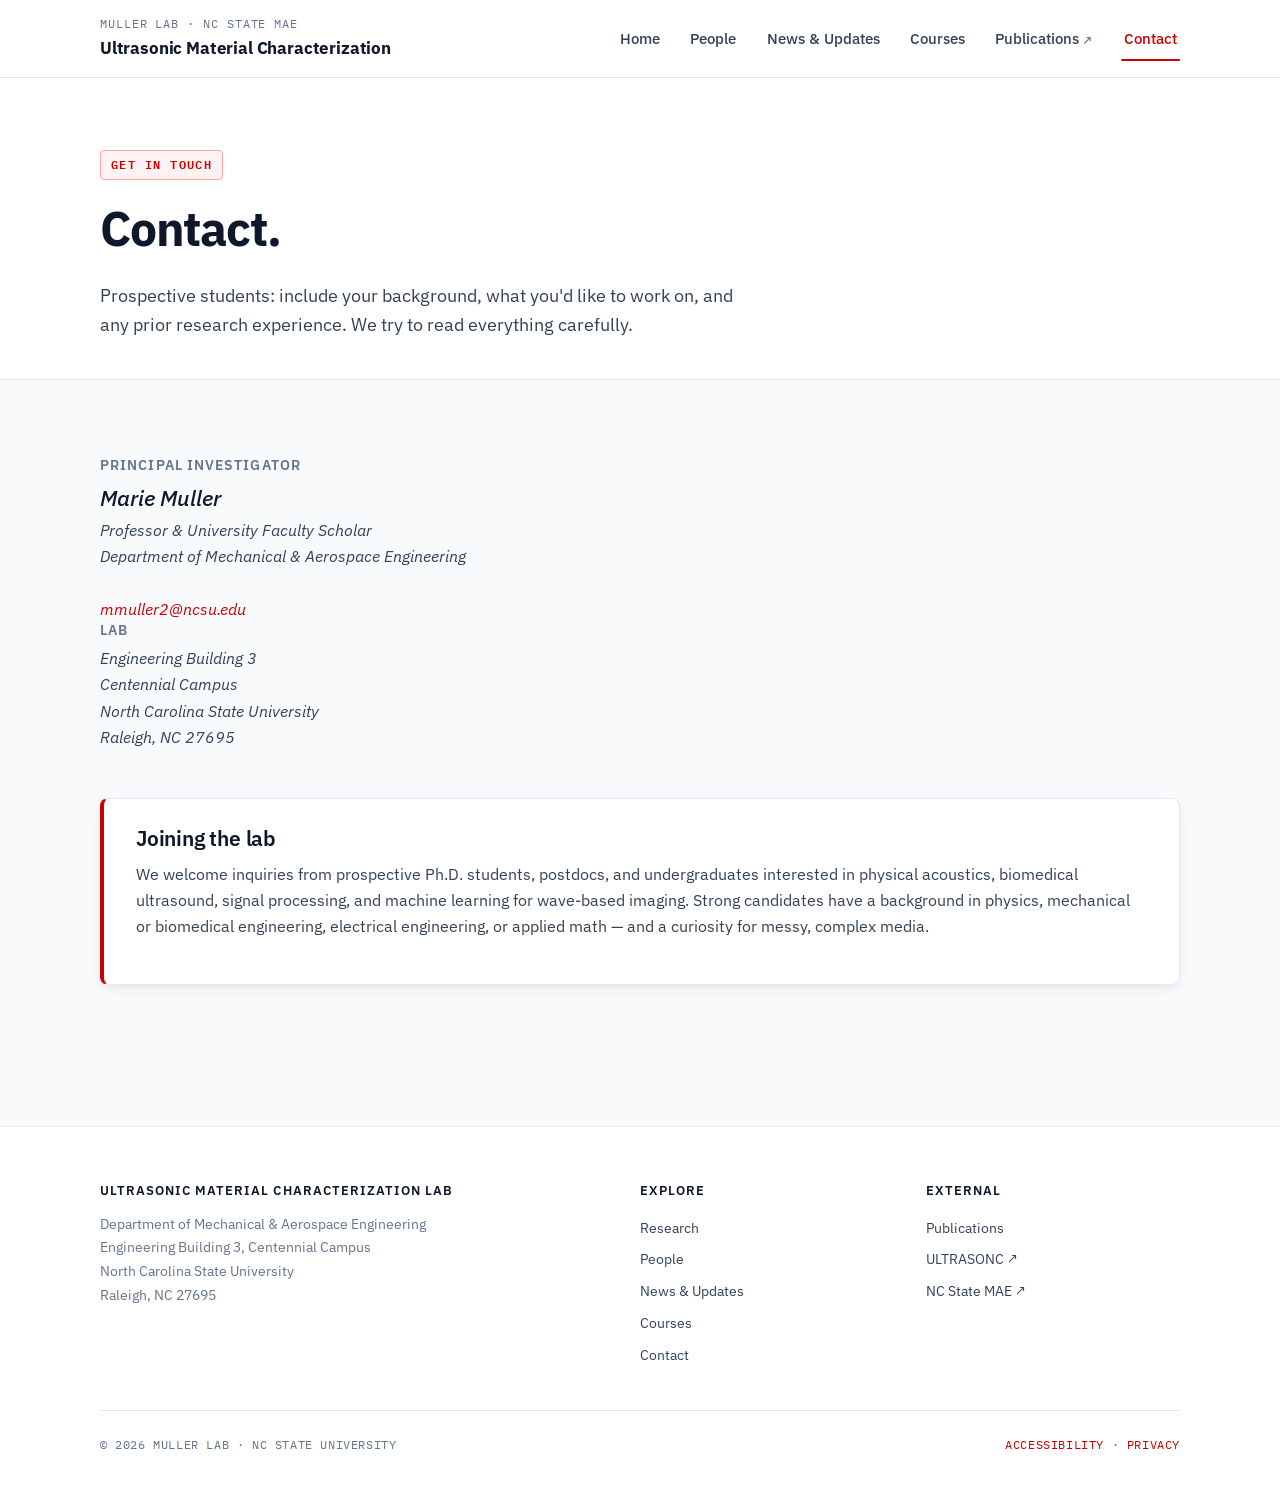
<file: contact.html>
<!doctype html>
<html lang="en">
<head>
  <meta charset="utf-8" />
  <meta name="viewport" content="width=device-width, initial-scale=1" />
  <title>Contact — Muller Lab</title>
  <meta name="description" content="Contact the Muller Lab — Department of Mechanical and Aerospace Engineering, NC State University." />

  <link rel="preconnect" href="https://fonts.googleapis.com" />
  <link rel="preconnect" href="https://fonts.gstatic.com" crossorigin />
  <link href="https://fonts.googleapis.com/css2?family=Fraunces:ital,opsz,wght,SOFT,WONK@0,9..144,400..700,30..100,0..1;1,9..144,400..700,30..100,0..1&family=IBM+Plex+Mono:wght@400;500&family=IBM+Plex+Sans:wght@400;500;600&display=swap" rel="stylesheet" />

  <link rel="stylesheet" href="assets/css/style.css" />
</head>
<body>

  <header class="site-header">
    <nav class="nav" aria-label="Primary">
      <a class="brand" href="index.html">
        <small>Muller Lab · NC State MAE</small>
        <b>Ultrasonic Material Characterization</b>
      </a>
      <button class="nav-toggle" aria-expanded="false" aria-controls="nav-links">Menu</button>
      <ul class="nav-links" id="nav-links">
        <li><a href="index.html">Home</a></li>
        <li><a href="people.html">People</a></li>
        <li><a href="news.html">News &amp; Updates</a></li>
        <li><a href="courses.html">Courses</a></li>
        <li><a class="external" href="https://scholar.google.com/citations?user=9_iPoNoAAAAJ&hl=en&oi=ao" rel="noopener">Publications</a></li>
        <li><a class="active" href="contact.html">Contact</a></li>
      </ul>
    </nav>
  </header>

  <main>

    <header class="page-header">
      <div class="wrap">
        <span class="eyebrow">Get in touch</span>
        <h1>Contact.</h1>
        <p>Prospective students: include your background, what you'd like to work on, and any prior research experience. We try to read everything carefully.</p>
      </div>
    </header>

    <section class="section">
      <div class="wrap">
        <div class="contact-grid">

          <div class="contact-block">
            <h4>Principal Investigator</h4>
            <address>
              <strong style="font-family:var(--font-display);font-size:1.4rem;font-weight:500;color:var(--ink);">Marie Muller</strong><br/>
              Professor &amp; University Faculty Scholar<br/>
              Department of Mechanical &amp; Aerospace Engineering<br/>
              <br/>
              <a href="mailto:mmuller2@ncsu.edu">mmuller2@ncsu.edu</a>
            </address>
          </div>

          <div class="contact-block">
            <h4>Lab</h4>
            <address>
              Engineering Building 3<br/>
              Centennial Campus<br/>
              North Carolina State University<br/>
              Raleigh, NC 27695<br/>
            </address>
          </div>

        </div>

        <div class="callout" style="margin-top:3rem;">
          <h3>Joining the lab</h3>
          <p>
            We welcome inquiries from prospective Ph.D. students, postdocs, and undergraduates
            interested in physical acoustics, biomedical ultrasound, signal processing, and
            machine learning for wave-based imaging. Strong candidates have a background in
            physics, mechanical or biomedical engineering, electrical engineering, or applied
            math — and a curiosity for messy, complex media.
          </p>
        </div>
      </div>
    </section>

  </main>

  <footer class="site-footer">
    <div class="wrap">
      <div class="footer-grid">
        <div>
          <h4>Ultrasonic Material Characterization Lab</h4>
          <p>Department of Mechanical &amp; Aerospace Engineering<br/>
          Engineering Building 3, Centennial Campus<br/>
          North Carolina State University<br/>
          Raleigh, NC 27695</p>
        </div>
        <div>
          <h4>Explore</h4>
          <ul>
            <li><a href="index.html">Research</a></li>
            <li><a href="people.html">People</a></li>
            <li><a href="news.html">News &amp; Updates</a></li>
            <li><a href="courses.html">Courses</a></li>
            <li><a href="contact.html">Contact</a></li>
          </ul>
        </div>
        <div>
          <h4>External</h4>
          <ul>
            <li><a href="publications.html">Publications</a></li>
            <li><a href="https://tarheels.live/ultrasonc/" rel="noopener">ULTRASONC ↗</a></li>
            <li><a href="https://www.mae.ncsu.edu/" rel="noopener">NC State MAE ↗</a></li>
          </ul>
        </div>
      </div>
      <div class="footer-bottom">
        <span>© 2026 Muller Lab · NC State University</span>
        <span><a href="https://accessibility.ncsu.edu/" rel="noopener">Accessibility</a> · <a href="https://www.ncsu.edu/privacy/" rel="noopener">Privacy</a></span>
      </div>
    </div>
  </footer>

  <script>
    const btn = document.querySelector('.nav-toggle');
    const links = document.getElementById('nav-links');
    if (btn && links) {
      btn.addEventListener('click', () => {
        const open = links.classList.toggle('is-open');
        btn.setAttribute('aria-expanded', open);
      });
    }
  </script>
</body>
</html>
</file>
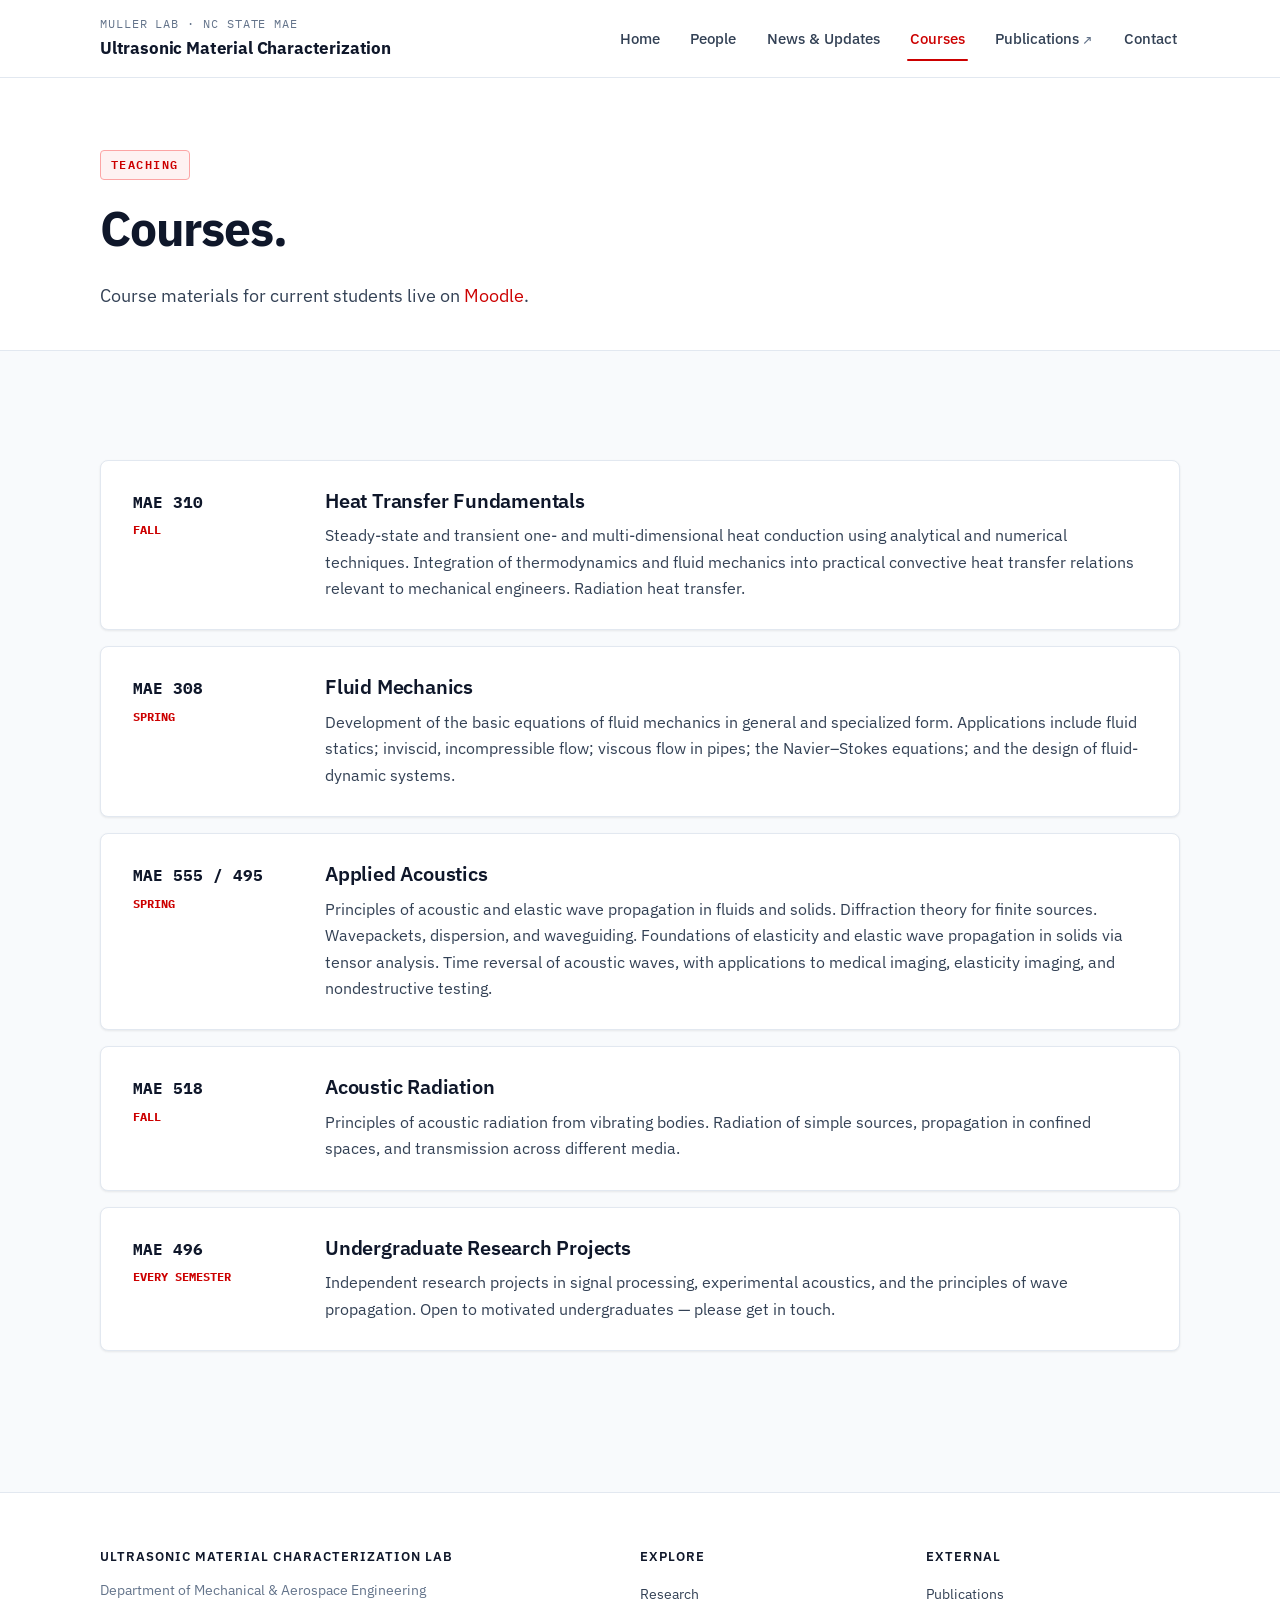
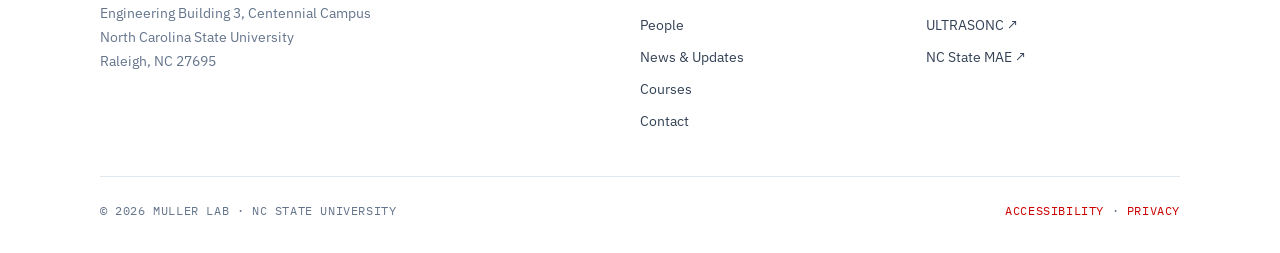
<file: courses.html>
<!doctype html>
<html lang="en">
<head>
  <meta charset="utf-8" />
  <meta name="viewport" content="width=device-width, initial-scale=1" />
  <title>Courses — Muller Lab</title>
  <meta name="description" content="Courses taught by Marie Muller in the Department of Mechanical and Aerospace Engineering at NC State." />

  <link rel="preconnect" href="https://fonts.googleapis.com" />
  <link rel="preconnect" href="https://fonts.gstatic.com" crossorigin />
  <link href="https://fonts.googleapis.com/css2?family=Fraunces:ital,opsz,wght,SOFT,WONK@0,9..144,400..700,30..100,0..1;1,9..144,400..700,30..100,0..1&family=IBM+Plex+Mono:wght@400;500&family=IBM+Plex+Sans:wght@400;500;600&display=swap" rel="stylesheet" />

  <link rel="stylesheet" href="assets/css/style.css" />
</head>
<body>

  <header class="site-header">
    <nav class="nav" aria-label="Primary">
      <a class="brand" href="index.html">
        <small>Muller Lab · NC State MAE</small>
        <b>Ultrasonic Material Characterization</b>
      </a>
      <button class="nav-toggle" aria-expanded="false" aria-controls="nav-links">Menu</button>
      <ul class="nav-links" id="nav-links">
        <li><a href="index.html">Home</a></li>
        <li><a href="people.html">People</a></li>
        <li><a href="news.html">News &amp; Updates</a></li>
        <li><a class="active" href="courses.html">Courses</a></li>
        <li><a class="external" href="https://scholar.google.com/citations?user=9_iPoNoAAAAJ&hl=en&oi=ao" rel="noopener">Publications</a></li>
        <li><a href="contact.html">Contact</a></li>
      </ul>
    </nav>
  </header>

  <main>

    <header class="page-header">
      <div class="wrap">
        <span class="eyebrow">Teaching</span>
        <h1>Courses.</h1>
        <p>Course materials for current students live on <a href="https://wolfware.ncsu.edu/" rel="noopener">Moodle</a>.</p>
      </div>
    </header>

    <section class="section">
      <div class="wrap">
        <div class="courses">

          <article class="course">
            <div class="course-code">
              MAE 310
              <span class="course-term">Fall</span>
            </div>
            <div>
              <h3>Heat Transfer Fundamentals</h3>
              <p>Steady-state and transient one- and multi-dimensional heat conduction using analytical and numerical techniques. Integration of thermodynamics and fluid mechanics into practical convective heat transfer relations relevant to mechanical engineers. Radiation heat transfer.</p>
            </div>
          </article>

          <article class="course">
            <div class="course-code">
              MAE 308
              <span class="course-term">Spring</span>
            </div>
            <div>
              <h3>Fluid Mechanics</h3>
              <p>Development of the basic equations of fluid mechanics in general and specialized form. Applications include fluid statics; inviscid, incompressible flow; viscous flow in pipes; the Navier–Stokes equations; and the design of fluid-dynamic systems.</p>
            </div>
          </article>

          <article class="course">
            <div class="course-code">
              MAE 555 / 495
              <span class="course-term">Spring</span>
            </div>
            <div>
              <h3>Applied Acoustics</h3>
              <p>Principles of acoustic and elastic wave propagation in fluids and solids. Diffraction theory for finite sources. Wavepackets, dispersion, and waveguiding. Foundations of elasticity and elastic wave propagation in solids via tensor analysis. Time reversal of acoustic waves, with applications to medical imaging, elasticity imaging, and nondestructive testing.</p>
            </div>
          </article>

          <article class="course">
            <div class="course-code">
              MAE 518
              <span class="course-term">Fall</span>
            </div>
            <div>
              <h3>Acoustic Radiation</h3>
              <p>Principles of acoustic radiation from vibrating bodies. Radiation of simple sources, propagation in confined spaces, and transmission across different media.</p>
            </div>
          </article>

          <article class="course">
            <div class="course-code">
              MAE 496
              <span class="course-term">Every semester</span>
            </div>
            <div>
              <h3>Undergraduate Research Projects</h3>
              <p>Independent research projects in signal processing, experimental acoustics, and the principles of wave propagation. Open to motivated undergraduates — please get in touch.</p>
            </div>
          </article>

        </div>
      </div>
    </section>

  </main>

  <footer class="site-footer">
    <div class="wrap">
      <div class="footer-grid">
        <div>
          <h4>Ultrasonic Material Characterization Lab</h4>
          <p>Department of Mechanical &amp; Aerospace Engineering<br/>
          Engineering Building 3, Centennial Campus<br/>
          North Carolina State University<br/>
          Raleigh, NC 27695</p>
        </div>
        <div>
          <h4>Explore</h4>
          <ul>
            <li><a href="index.html">Research</a></li>
            <li><a href="people.html">People</a></li>
            <li><a href="news.html">News &amp; Updates</a></li>
            <li><a href="courses.html">Courses</a></li>
            <li><a href="contact.html">Contact</a></li>
          </ul>
        </div>
        <div>
          <h4>External</h4>
          <ul>
            <li><a href="publications.html">Publications</a></li>
            <li><a href="https://tarheels.live/ultrasonc/" rel="noopener">ULTRASONC ↗</a></li>
            <li><a href="https://www.mae.ncsu.edu/" rel="noopener">NC State MAE ↗</a></li>
          </ul>
        </div>
      </div>
      <div class="footer-bottom">
        <span>© 2026 Muller Lab · NC State University</span>
        <span><a href="https://accessibility.ncsu.edu/" rel="noopener">Accessibility</a> · <a href="https://www.ncsu.edu/privacy/" rel="noopener">Privacy</a></span>
      </div>
    </div>
  </footer>

  <script>
    const btn = document.querySelector('.nav-toggle');
    const links = document.getElementById('nav-links');
    if (btn && links) {
      btn.addEventListener('click', () => {
        const open = links.classList.toggle('is-open');
        btn.setAttribute('aria-expanded', open);
      });
    }
  </script>
</body>
</html>
</file>
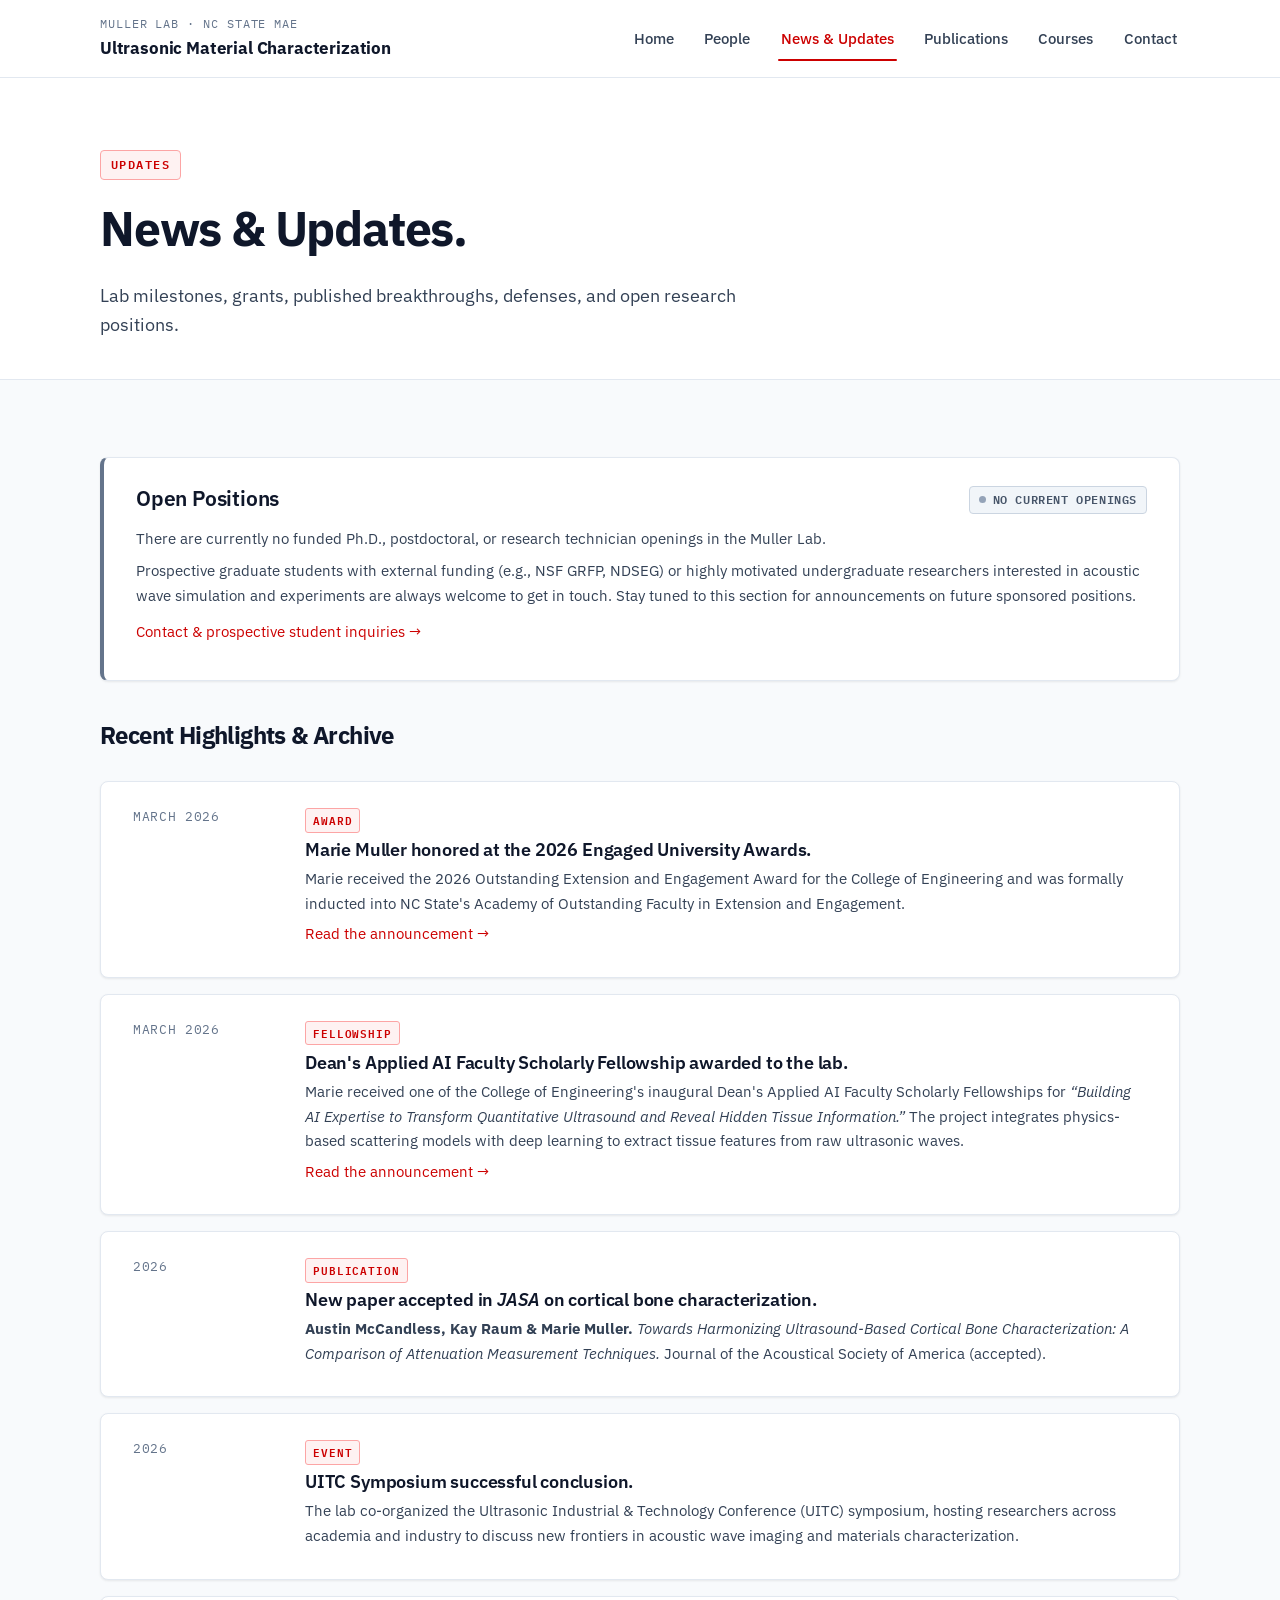
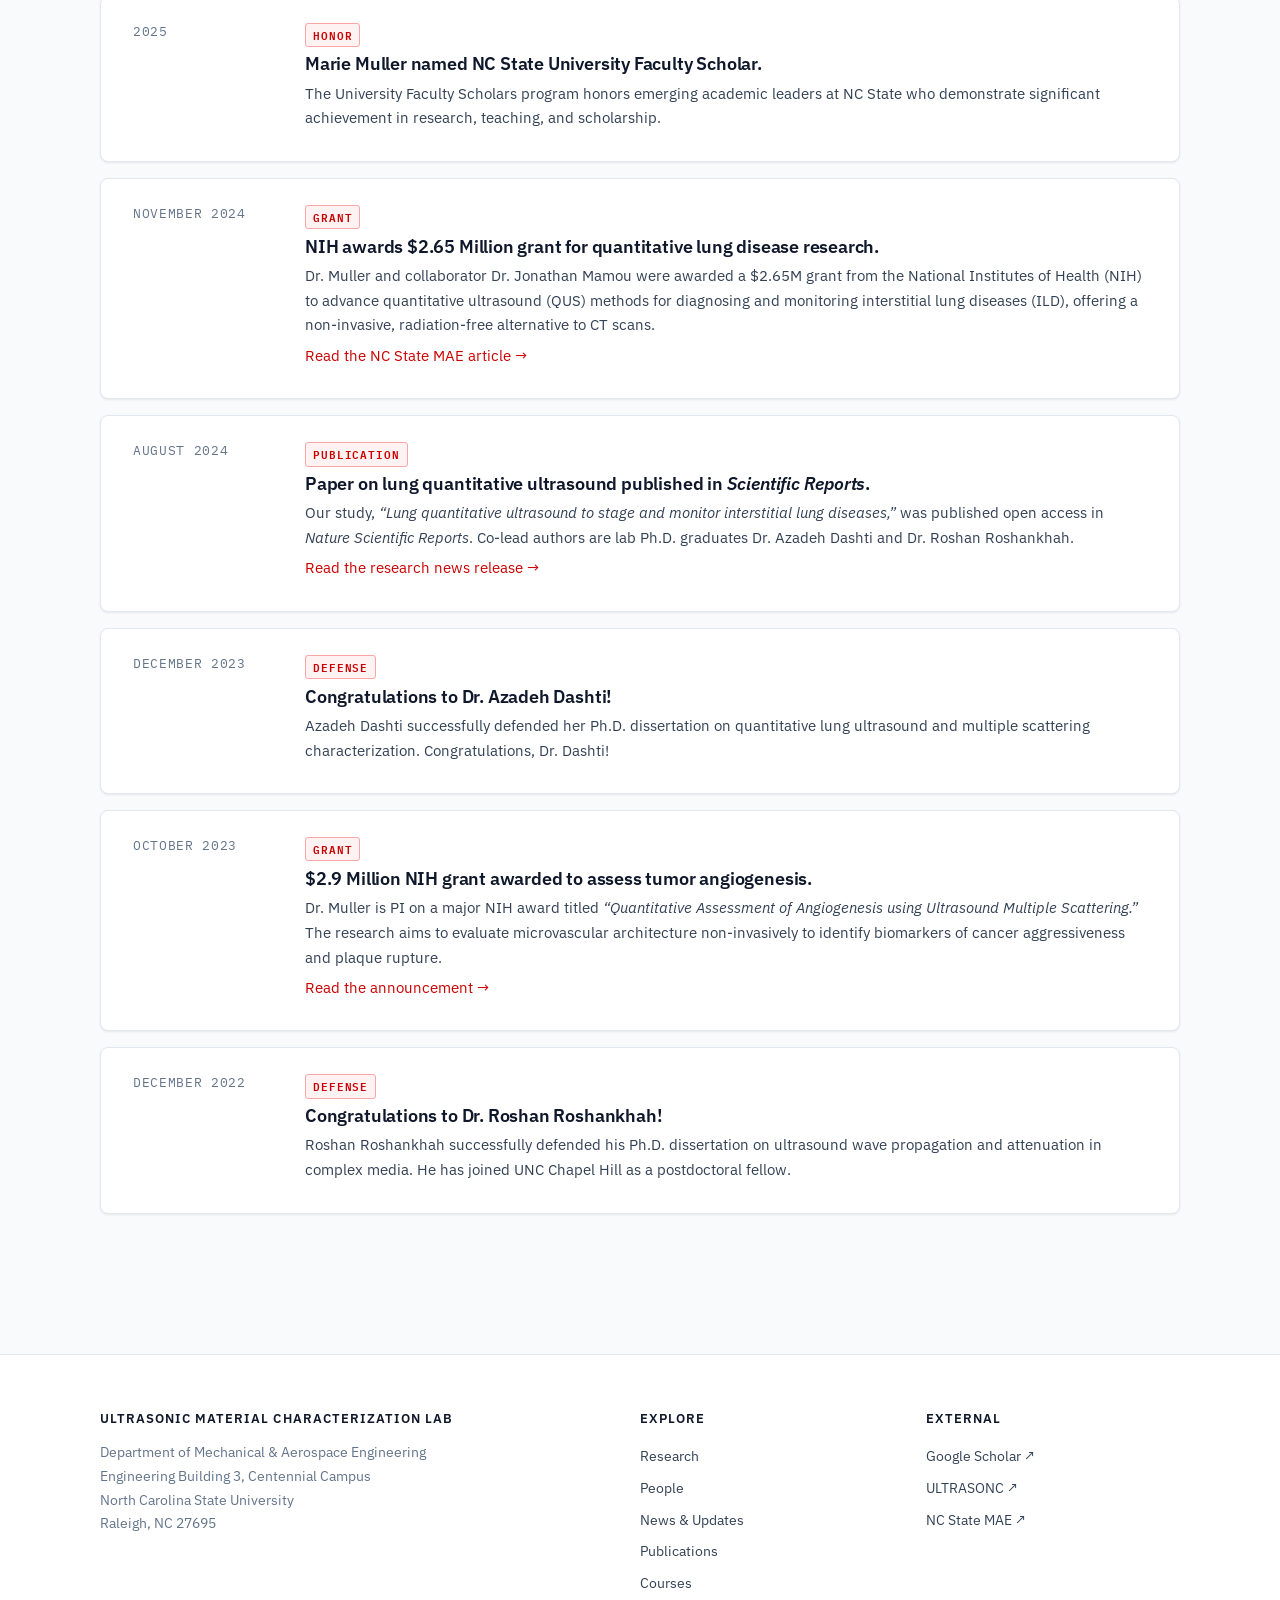
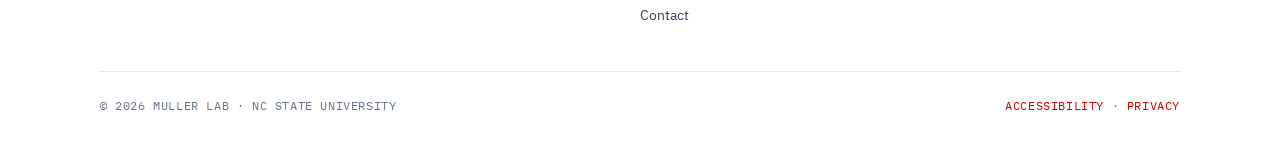
<file: news.html>
<!doctype html>
<html lang="en">
<head>
  <meta charset="utf-8" />
  <meta name="viewport" content="width=device-width, initial-scale=1" />
  <title>News &amp; Updates — Muller Lab</title>
  <meta name="description" content="Recent news, awards, grant announcements, paper acceptances, and open positions at the Muller Lab." />

  <link rel="preconnect" href="https://fonts.googleapis.com" />
  <link rel="preconnect" href="https://fonts.gstatic.com" crossorigin />
  <link href="https://fonts.googleapis.com/css2?family=IBM+Plex+Mono:wght@400;500;600&family=IBM+Plex+Sans:wght@400;500;600;700&display=swap" rel="stylesheet" />

  <link rel="stylesheet" href="./assets/css/style.css" />
  <style>
    /* Dedicated Openings Card */
    .openings-card {
      background: #ffffff;
      border: 1px solid var(--line);
      border-left: 4px solid var(--ink-muted);
      border-radius: var(--radius);
      padding: 1.75rem 2rem;
      margin-bottom: 2.5rem;
      box-shadow: var(--shadow-sm);
    }
    .openings-header {
      display: flex;
      align-items: center;
      justify-content: space-between;
      flex-wrap: wrap;
      gap: 0.5rem;
      margin-bottom: 0.75rem;
    }
    .openings-header h3 {
      margin: 0;
      font-size: 1.3rem;
      color: var(--ink);
    }
    .status-badge {
      display: inline-flex;
      align-items: center;
      gap: 0.4rem;
      font-family: var(--font-mono);
      font-size: 0.75rem;
      font-weight: 600;
      text-transform: uppercase;
      letter-spacing: 0.05em;
      background: #f1f5f9;
      color: #475569;
      border: 1px solid #cbd5e1;
      padding: 3px 9px;
      border-radius: 4px;
    }
    .status-dot {
      width: 7px;
      height: 7px;
      border-radius: 50%;
      background: #94a3b8;
    }
    .openings-card p {
      color: var(--ink-soft);
      font-size: 0.96rem;
      line-height: 1.6;
      margin: 0 0 0.5rem;
    }
  </style>
</head>
<body>

  <header class="site-header">
    <nav class="nav" aria-label="Primary">
      <a class="brand" href="index.html">
        <small>Muller Lab · NC State MAE</small>
        <b>Ultrasonic Material Characterization</b>
      </a>
      <button class="nav-toggle" aria-expanded="false" aria-controls="nav-links">Menu</button>
      <ul class="nav-links" id="nav-links">
        <li><a href="index.html">Home</a></li>
        <li><a href="people.html">People</a></li>
        <li><a class="active" href="news.html">News &amp; Updates</a></li>
        <li><a href="publications.html">Publications</a></li>
        <li><a href="courses.html">Courses</a></li>
        <li><a href="contact.html">Contact</a></li>
      </ul>
    </nav>
  </header>

  <main>

    <header class="page-header">
      <div class="wrap">
        <span class="eyebrow">Updates</span>
        <h1>News &amp; Updates.</h1>
        <p>Lab milestones, grants, published breakthroughs, defenses, and open research positions.</p>
      </div>
    </header>

    <section class="section">
      <div class="wrap">

        <!-- DEDICATED OPENINGS SUBSECTION -->
        <div class="openings-card">
          <div class="openings-header">
            <h3>Open Positions</h3>
            <span class="status-badge"><span class="status-dot"></span> No Current Openings</span>
          </div>
          <p>
            There are currently no funded Ph.D., postdoctoral, or research technician openings in the Muller Lab.
          </p>
          <p>
            Prospective graduate students with external funding (e.g., NSF GRFP, NDSEG) or highly motivated undergraduate researchers interested in acoustic wave simulation and experiments are always welcome to get in touch. Stay tuned to this section for announcements on future sponsored positions.
          </p>
          <p style="margin-top:0.75rem;">
            <a href="contact.html">Contact &amp; prospective student inquiries →</a>
          </p>
        </div>

        <!-- NEWS FEED -->
        <h2 style="font-size:1.5rem; margin-bottom:1.5rem;">Recent Highlights &amp; Archive</h2>

        <ul class="news-list">

          <!-- 2026 -->
          <li class="news-item">
            <div class="news-date">March 2026</div>
            <div class="news-body">
              <span class="news-tag">Award</span>
              <h3>Marie Muller honored at the 2026 Engaged University Awards.</h3>
              <p>Marie received the 2026 Outstanding Extension and Engagement Award for the College of Engineering and was formally inducted into NC State's Academy of Outstanding Faculty in Extension and Engagement.</p>
              <p><a href="https://oe.ncsu.edu/2026-engaged-university-awards-ceremony-recognizes-top-scholars-teams-and-partners/" target="_blank" rel="noopener">Read the announcement →</a></p>
            </div>
          </li>

          <li class="news-item">
            <div class="news-date">March 2026</div>
            <div class="news-body">
              <span class="news-tag">Fellowship</span>
              <h3>Dean's Applied AI Faculty Scholarly Fellowship awarded to the lab.</h3>
              <p>Marie received one of the College of Engineering's inaugural Dean's Applied AI Faculty Scholarly Fellowships for <i>“Building AI Expertise to Transform Quantitative Ultrasound and Reveal Hidden Tissue Information.”</i> The project integrates physics-based scattering models with deep learning to extract tissue features from raw ultrasonic waves.</p>
              <p><a href="https://engr.ncsu.edu/news/2026/03/11/coe-faculty-members-level-up-in-applied-ai/" target="_blank" rel="noopener">Read the announcement →</a></p>
            </div>
          </li>

          <li class="news-item">
            <div class="news-date">2026</div>
            <div class="news-body">
              <span class="news-tag">Publication</span>
              <h3>New paper accepted in <i>JASA</i> on cortical bone characterization.</h3>
              <p><b>Austin McCandless, Kay Raum &amp; Marie Muller.</b> <i>Towards Harmonizing Ultrasound-Based Cortical Bone Characterization: A Comparison of Attenuation Measurement Techniques.</i> Journal of the Acoustical Society of America (accepted).</p>
            </div>
          </li>

          <li class="news-item">
            <div class="news-date">2026</div>
            <div class="news-body">
              <span class="news-tag">Event</span>
              <h3>UITC Symposium successful conclusion.</h3>
              <p>The lab co-organized the Ultrasonic Industrial &amp; Technology Conference (UITC) symposium, hosting researchers across academia and industry to discuss new frontiers in acoustic wave imaging and materials characterization.</p>
            </div>
          </li>

          <!-- 2025 -->
          <li class="news-item">
            <div class="news-date">2025</div>
            <div class="news-body">
              <span class="news-tag">Honor</span>
              <h3>Marie Muller named NC State University Faculty Scholar.</h3>
              <p>The University Faculty Scholars program honors emerging academic leaders at NC State who demonstrate significant achievement in research, teaching, and scholarship.</p>
            </div>
          </li>

          <!-- 2024 -->
          <li class="news-item">
            <div class="news-date">November 2024</div>
            <div class="news-body">
              <span class="news-tag">Grant</span>
              <h3>NIH awards $2.65 Million grant for quantitative lung disease research.</h3>
              <p>Dr. Muller and collaborator Dr. Jonathan Mamou were awarded a $2.65M grant from the National Institutes of Health (NIH) to advance quantitative ultrasound (QUS) methods for diagnosing and monitoring interstitial lung diseases (ILD), offering a non-invasive, radiation-free alternative to CT scans.</p>
              <p><a href="https://mae.ncsu.edu/2024/11/19/muller-and-mamou-awarded-2-65-million-nih-grant-for-lung-disease-research/" target="_blank" rel="noopener">Read the NC State MAE article →</a></p>
            </div>
          </li>

          <li class="news-item">
            <div class="news-date">August 2024</div>
            <div class="news-body">
              <span class="news-tag">Publication</span>
              <h3>Paper on lung quantitative ultrasound published in <i>Scientific Reports</i>.</h3>
              <p>Our study, <i>“Lung quantitative ultrasound to stage and monitor interstitial lung diseases,”</i> was published open access in <i>Nature Scientific Reports</i>. Co-lead authors are lab Ph.D. graduates Dr. Azadeh Dashti and Dr. Roshan Roshankhah.</p>
              <p><a href="https://news.ncsu.edu/2024/08/ultrasound-diagnostic-parameters/" target="_blank" rel="noopener">Read the research news release →</a></p>
            </div>
          </li>

          <!-- 2023 -->
          <li class="news-item">
            <div class="news-date">December 2023</div>
            <div class="news-body">
              <span class="news-tag">Defense</span>
              <h3>Congratulations to Dr. Azadeh Dashti!</h3>
              <p>Azadeh Dashti successfully defended her Ph.D. dissertation on quantitative lung ultrasound and multiple scattering characterization. Congratulations, Dr. Dashti!</p>
            </div>
          </li>

          <li class="news-item">
            <div class="news-date">October 2023</div>
            <div class="news-body">
              <span class="news-tag">Grant</span>
              <h3>$2.9 Million NIH grant awarded to assess tumor angiogenesis.</h3>
              <p>Dr. Muller is PI on a major NIH award titled <i>“Quantitative Assessment of Angiogenesis using Ultrasound Multiple Scattering.”</i> The research aims to evaluate microvascular architecture non-invasively to identify biomarkers of cancer aggressiveness and plaque rupture.</p>
              <p><a href="https://mae.ncsu.edu/2023/10/19/muller-and-team-awarded-2-9-million-nih-grant/" target="_blank" rel="noopener">Read the announcement →</a></p>
            </div>
          </li>

          <!-- 2022 -->
          <li class="news-item">
            <div class="news-date">December 2022</div>
            <div class="news-body">
              <span class="news-tag">Defense</span>
              <h3>Congratulations to Dr. Roshan Roshankhah!</h3>
              <p>Roshan Roshankhah successfully defended his Ph.D. dissertation on ultrasound wave propagation and attenuation in complex media. He has joined UNC Chapel Hill as a postdoctoral fellow.</p>
            </div>
          </li>

        </ul>
      </div>
    </section>

  </main>

  <footer class="site-footer">
    <div class="wrap">
      <div class="footer-grid">
        <div>
          <h4>Ultrasonic Material Characterization Lab</h4>
          <p>Department of Mechanical &amp; Aerospace Engineering<br/>
          Engineering Building 3, Centennial Campus<br/>
          North Carolina State University<br/>
          Raleigh, NC 27695</p>
        </div>
        <div>
          <h4>Explore</h4>
          <ul>
            <li><a href="index.html">Research</a></li>
            <li><a href="people.html">People</a></li>
            <li><a href="news.html">News &amp; Updates</a></li>
            <li><a href="publications.html">Publications</a></li>
            <li><a href="courses.html">Courses</a></li>
            <li><a href="contact.html">Contact</a></li>
          </ul>
        </div>
        <div>
          <h4>External</h4>
          <ul>
            <li><a href="https://scholar.google.com/citations?user=9_iponoAAAAJ&hl=en" target="_blank" rel="noopener">Google Scholar ↗</a></li>
            <li><a href="https://tarheels.live/ultrasonc/" target="_blank" rel="noopener">ULTRASONC ↗</a></li>
            <li><a href="https://www.mae.ncsu.edu/" target="_blank" rel="noopener">NC State MAE ↗</a></li>
          </ul>
        </div>
      </div>
      <div class="footer-bottom">
        <span>© 2026 Muller Lab · NC State University</span>
        <span><a href="https://accessibility.ncsu.edu/" target="_blank" rel="noopener">Accessibility</a> · <a href="https://www.ncsu.edu/privacy/" target="_blank" rel="noopener">Privacy</a></span>
      </div>
    </div>
  </footer>

  <script>
    const btn = document.querySelector('.nav-toggle');
    const links = document.getElementById('nav-links');
    if (btn && links) {
      btn.addEventListener('click', () => {
        const open = links.classList.toggle('is-open');
        btn.setAttribute('aria-expanded', open);
      });
    }
  </script>
</body>
</html>
</file>
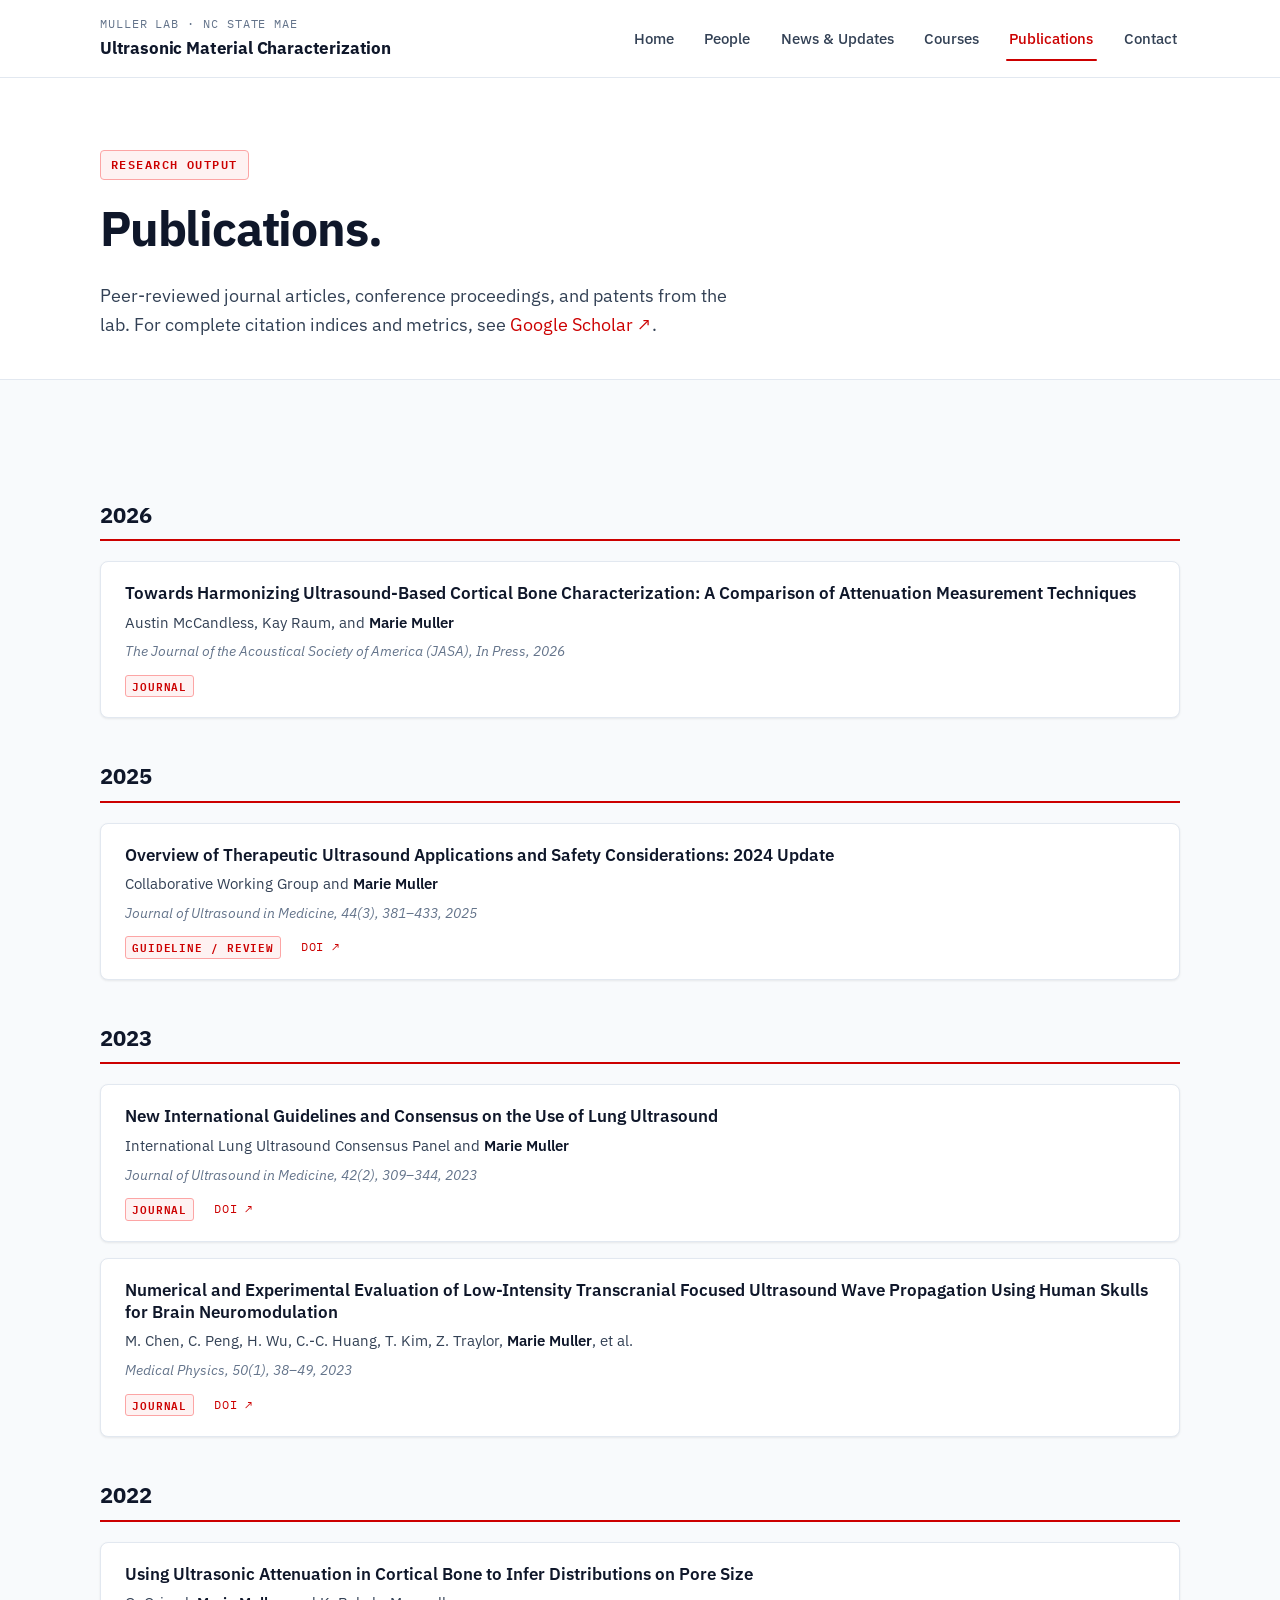
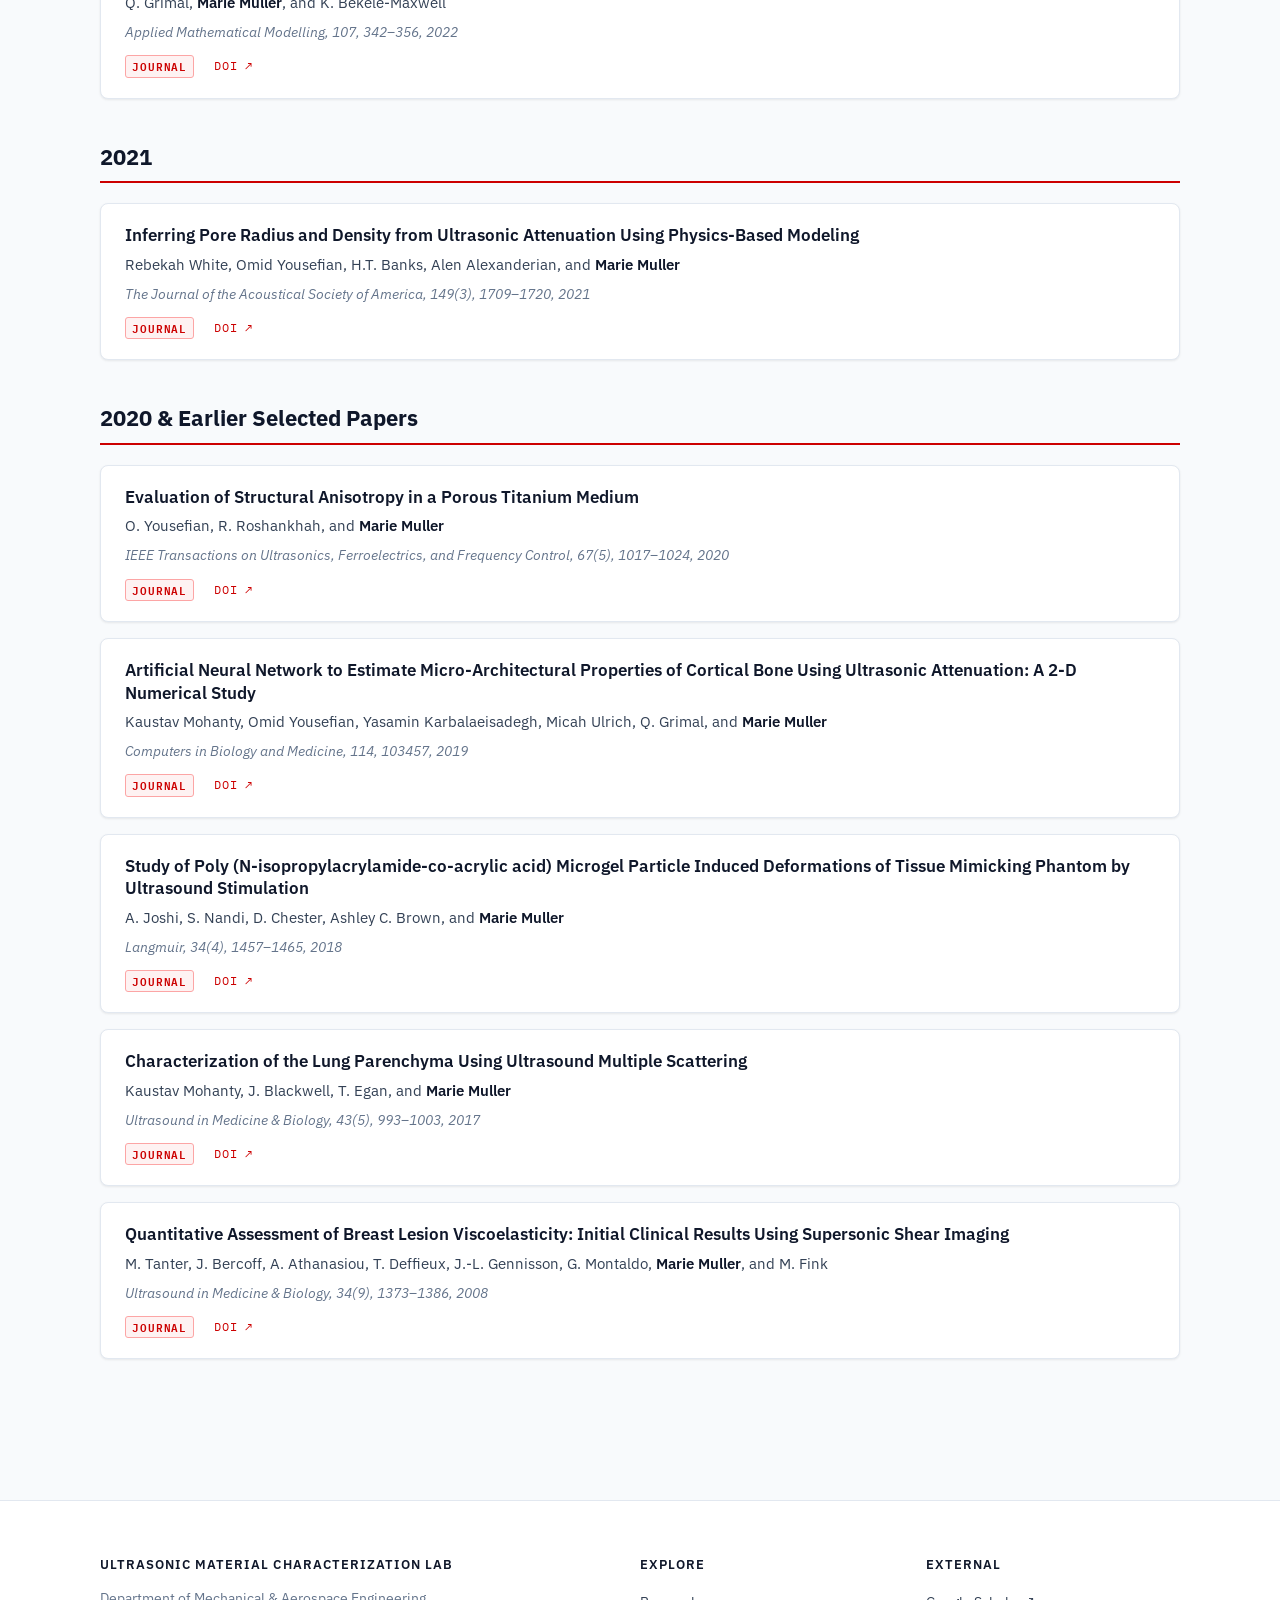
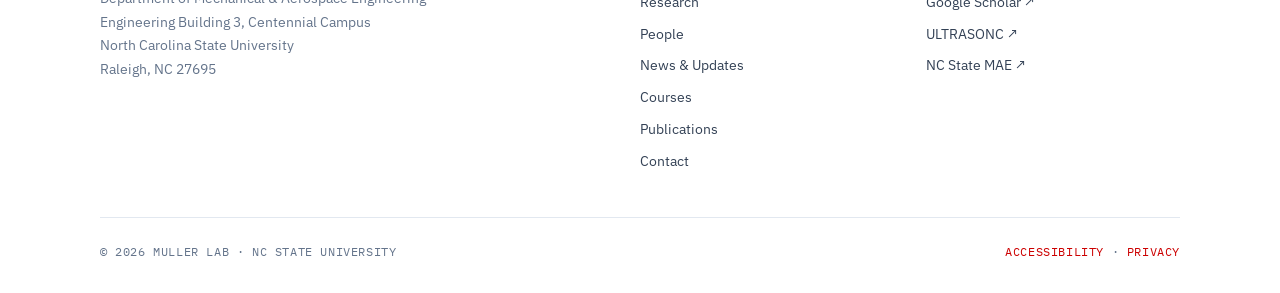
<file: publications.html>
<!doctype html>
<html lang="en">
<head>
  <meta charset="utf-8" />
  <meta name="viewport" content="width=device-width, initial-scale=1" />
  <title>Publications — Muller Lab</title>
  <meta name="description" content="Selected journal publications and conference papers from the Ultrasonic Material Characterization Lab at NC State." />

  <link rel="preconnect" href="https://fonts.googleapis.com" />
  <link rel="preconnect" href="https://fonts.gstatic.com" crossorigin />
  <link href="https://fonts.googleapis.com/css2?family=IBM+Plex+Mono:wght@400;500;600&family=IBM+Plex+Sans:wght@400;500;600;700&display=swap" rel="stylesheet" />

  <link rel="stylesheet" href="./assets/css/style.css" />
  <style>
    .pub-year-heading {
      font-size: 1.4rem;
      font-weight: 700;
      color: var(--ink);
      border-bottom: 2px solid var(--accent);
      padding-bottom: 0.35rem;
      margin: 2.5rem 0 1.25rem;
      display: flex;
      align-items: center;
      justify-content: space-between;
    }
    .pub-list {
      list-style: none;
      padding: 0;
      margin: 0;
      display: flex;
      flex-direction: column;
      gap: 1rem;
    }
    .pub-item {
      background: var(--bg-card);
      border: 1px solid var(--line);
      border-radius: var(--radius);
      padding: 1.25rem 1.5rem;
      box-shadow: var(--shadow-sm);
      display: flex;
      flex-direction: column;
      gap: 0.35rem;
      transition: transform 0.15s ease, box-shadow 0.15s ease;
    }
    .pub-item:hover {
      transform: translateY(-2px);
      box-shadow: var(--shadow-md);
      border-color: #cbd5e1;
    }
    .pub-title {
      font-size: 1.05rem;
      font-weight: 600;
      color: var(--ink);
      line-height: 1.35;
    }
    .pub-authors {
      font-size: 0.92rem;
      color: var(--ink-soft);
    }
    .pub-authors b {
      color: var(--ink);
      font-weight: 600;
    }
    .pub-journal {
      font-size: 0.88rem;
      color: var(--ink-muted);
      font-style: italic;
    }
    .pub-links {
      display: flex;
      gap: 0.75rem;
      margin-top: 0.35rem;
      font-family: var(--font-mono);
      font-size: 0.78rem;
      text-transform: uppercase;
      letter-spacing: 0.05em;
    }
    .pub-badge {
      display: inline-block;
      font-family: var(--font-mono);
      font-size: 0.7rem;
      letter-spacing: 0.08em;
      text-transform: uppercase;
      color: var(--accent);
      background: var(--accent-light);
      border: 1px solid var(--accent-border);
      padding: 1px 6px;
      border-radius: 3px;
      margin-right: 0.5rem;
      vertical-align: middle;
      font-weight: 600;
    }
  </style>
</head>
<body>

  <header class="site-header">
    <nav class="nav" aria-label="Primary">
      <a class="brand" href="index.html">
        <small>Muller Lab · NC State MAE</small>
        <b>Ultrasonic Material Characterization</b>
      </a>
      <button class="nav-toggle" aria-expanded="false" aria-controls="nav-links">Menu</button>
      <ul class="nav-links" id="nav-links">
        <li><a href="index.html">Home</a></li>
        <li><a href="people.html">People</a></li>
        <li><a href="news.html">News &amp; Updates</a></li>
        <li><a href="courses.html">Courses</a></li>
        <li><a class="active" href="publications.html">Publications</a></li>
        <li><a href="contact.html">Contact</a></li>
      </ul>
    </nav>
  </header>

  <main>

    <header class="page-header">
      <div class="wrap">
        <span class="eyebrow">Research Output</span>
        <h1>Publications.</h1>
        <p>Peer-reviewed journal articles, conference proceedings, and patents from the lab. For complete citation indices and metrics, see <a href="https://scholar.google.com/citations?user=9_iPoNoAAAAJ&hl=en&oi=ao" target="_blank" rel="noopener">Google Scholar ↗</a>.</p>
      </div>
    </header>

    <section class="section">
      <div class="wrap">

        <!-- 2026 -->
        <div class="pub-year-heading">
          <span>2026</span>
        </div>
        <ul class="pub-list">
          <li class="pub-item">
            <div class="pub-title">Towards Harmonizing Ultrasound-Based Cortical Bone Characterization: A Comparison of Attenuation Measurement Techniques</div>
            <div class="pub-authors">Austin McCandless, Kay Raum, and <b>Marie Muller</b></div>
            <div class="pub-journal">The Journal of the Acoustical Society of America (JASA), In Press, 2026</div>
            <div class="pub-links">
              <span class="pub-badge">Journal</span>
            </div>
          </li>
        </ul>

        <!-- 2025 -->
        <div class="pub-year-heading">
          <span>2025</span>
        </div>
        <ul class="pub-list">
          <li class="pub-item">
            <div class="pub-title">Overview of Therapeutic Ultrasound Applications and Safety Considerations: 2024 Update</div>
            <div class="pub-authors">Collaborative Working Group and <b>Marie Muller</b></div>
            <div class="pub-journal">Journal of Ultrasound in Medicine, 44(3), 381–433, 2025</div>
            <div class="pub-links">
              <span class="pub-badge">Guideline / Review</span>
              <a href="https://doi.org/10.1002/jum.16630" target="_blank" rel="noopener">DOI ↗</a>
            </div>
          </li>
        </ul>

        <!-- 2023 -->
        <div class="pub-year-heading">
          <span>2023</span>
        </div>
        <ul class="pub-list">
          <li class="pub-item">
            <div class="pub-title">New International Guidelines and Consensus on the Use of Lung Ultrasound</div>
            <div class="pub-authors">International Lung Ultrasound Consensus Panel and <b>Marie Muller</b></div>
            <div class="pub-journal">Journal of Ultrasound in Medicine, 42(2), 309–344, 2023</div>
            <div class="pub-links">
              <span class="pub-badge">Journal</span>
              <a href="https://doi.org/10.1002/jum.16088" target="_blank" rel="noopener">DOI ↗</a>
            </div>
          </li>
          <li class="pub-item">
            <div class="pub-title">Numerical and Experimental Evaluation of Low-Intensity Transcranial Focused Ultrasound Wave Propagation Using Human Skulls for Brain Neuromodulation</div>
            <div class="pub-authors">M. Chen, C. Peng, H. Wu, C.-C. Huang, T. Kim, Z. Traylor, <b>Marie Muller</b>, et al.</div>
            <div class="pub-journal">Medical Physics, 50(1), 38–49, 2023</div>
            <div class="pub-links">
              <span class="pub-badge">Journal</span>
              <a href="https://doi.org/10.1002/mp.16043" target="_blank" rel="noopener">DOI ↗</a>
            </div>
          </li>
        </ul>

        <!-- 2022 -->
        <div class="pub-year-heading">
          <span>2022</span>
        </div>
        <ul class="pub-list">
          <li class="pub-item">
            <div class="pub-title">Using Ultrasonic Attenuation in Cortical Bone to Infer Distributions on Pore Size</div>
            <div class="pub-authors">Q. Grimal, <b>Marie Muller</b>, and K. Bekele-Maxwell</div>
            <div class="pub-journal">Applied Mathematical Modelling, 107, 342–356, 2022</div>
            <div class="pub-links">
              <span class="pub-badge">Journal</span>
              <a href="https://doi.org/10.1016/j.apm.2022.02.028" target="_blank" rel="noopener">DOI ↗</a>
            </div>
          </li>
        </ul>

        <!-- 2021 -->
        <div class="pub-year-heading">
          <span>2021</span>
        </div>
        <ul class="pub-list">
          <li class="pub-item">
            <div class="pub-title">Inferring Pore Radius and Density from Ultrasonic Attenuation Using Physics-Based Modeling</div>
            <div class="pub-authors">Rebekah White, Omid Yousefian, H.T. Banks, Alen Alexanderian, and <b>Marie Muller</b></div>
            <div class="pub-journal">The Journal of the Acoustical Society of America, 149(3), 1709–1720, 2021</div>
            <div class="pub-links">
              <span class="pub-badge">Journal</span>
              <a href="https://doi.org/10.1121/10.0003632" target="_blank" rel="noopener">DOI ↗</a>
            </div>
          </li>
        </ul>

        <!-- 2020 & Earlier Highlights -->
        <div class="pub-year-heading">
          <span>2020 &amp; Earlier Selected Papers</span>
        </div>
        <ul class="pub-list">
          <li class="pub-item">
            <div class="pub-title">Evaluation of Structural Anisotropy in a Porous Titanium Medium</div>
            <div class="pub-authors">O. Yousefian, R. Roshankhah, and <b>Marie Muller</b></div>
            <div class="pub-journal">IEEE Transactions on Ultrasonics, Ferroelectrics, and Frequency Control, 67(5), 1017–1024, 2020</div>
            <div class="pub-links">
              <span class="pub-badge">Journal</span>
              <a href="https://doi.org/10.1109/TUFFC.2019.2963162" target="_blank" rel="noopener">DOI ↗</a>
            </div>
          </li>
          <li class="pub-item">
            <div class="pub-title">Artificial Neural Network to Estimate Micro-Architectural Properties of Cortical Bone Using Ultrasonic Attenuation: A 2-D Numerical Study</div>
            <div class="pub-authors">Kaustav Mohanty, Omid Yousefian, Yasamin Karbalaeisadegh, Micah Ulrich, Q. Grimal, and <b>Marie Muller</b></div>
            <div class="pub-journal">Computers in Biology and Medicine, 114, 103457, 2019</div>
            <div class="pub-links">
              <span class="pub-badge">Journal</span>
              <a href="https://doi.org/10.1016/j.compbiomed.2019.103457" target="_blank" rel="noopener">DOI ↗</a>
            </div>
          </li>
          <li class="pub-item">
            <div class="pub-title">Study of Poly (N-isopropylacrylamide-co-acrylic acid) Microgel Particle Induced Deformations of Tissue Mimicking Phantom by Ultrasound Stimulation</div>
            <div class="pub-authors">A. Joshi, S. Nandi, D. Chester, Ashley C. Brown, and <b>Marie Muller</b></div>
            <div class="pub-journal">Langmuir, 34(4), 1457–1465, 2018</div>
            <div class="pub-links">
              <span class="pub-badge">Journal</span>
              <a href="https://doi.org/10.1021/acs.langmuir.7b03650" target="_blank" rel="noopener">DOI ↗</a>
            </div>
          </li>
          <li class="pub-item">
            <div class="pub-title">Characterization of the Lung Parenchyma Using Ultrasound Multiple Scattering</div>
            <div class="pub-authors">Kaustav Mohanty, J. Blackwell, T. Egan, and <b>Marie Muller</b></div>
            <div class="pub-journal">Ultrasound in Medicine &amp; Biology, 43(5), 993–1003, 2017</div>
            <div class="pub-links">
              <span class="pub-badge">Journal</span>
              <a href="https://doi.org/10.1016/j.ultrasmedbio.2017.01.011" target="_blank" rel="noopener">DOI ↗</a>
            </div>
          </li>
          <li class="pub-item">
            <div class="pub-title">Quantitative Assessment of Breast Lesion Viscoelasticity: Initial Clinical Results Using Supersonic Shear Imaging</div>
            <div class="pub-authors">M. Tanter, J. Bercoff, A. Athanasiou, T. Deffieux, J.-L. Gennisson, G. Montaldo, <b>Marie Muller</b>, and M. Fink</div>
            <div class="pub-journal">Ultrasound in Medicine &amp; Biology, 34(9), 1373–1386, 2008</div>
            <div class="pub-links">
              <span class="pub-badge">Journal</span>
              <a href="https://doi.org/10.1016/j.ultrasmedbio.2008.02.002" target="_blank" rel="noopener">DOI ↗</a>
            </div>
          </li>
        </ul>

      </div>
    </section>

  </main>

  <footer class="site-footer">
    <div class="wrap">
      <div class="footer-grid">
        <div>
          <h4>Ultrasonic Material Characterization Lab</h4>
          <p>Department of Mechanical &amp; Aerospace Engineering<br/>
          Engineering Building 3, Centennial Campus<br/>
          North Carolina State University<br/>
          Raleigh, NC 27695</p>
        </div>
        <div>
          <h4>Explore</h4>
          <ul>
            <li><a href="index.html">Research</a></li>
            <li><a href="people.html">People</a></li>
            <li><a href="news.html">News &amp; Updates</a></li>
            <li><a href="courses.html">Courses</a></li>
            <li><a href="publications.html">Publications</a></li>
            <li><a href="contact.html">Contact</a></li>
          </ul>
        </div>
        <div>
          <h4>External</h4>
          <ul>
            <li><a href="https://scholar.google.com/citations?user=9_iPoNoAAAAJ&hl=en&oi=ao" target="_blank" rel="noopener">Google Scholar ↗</a></li>
            <li><a href="https://tarheels.live/ultrasonc/" target="_blank" rel="noopener">ULTRASONC ↗</a></li>
            <li><a href="https://www.mae.ncsu.edu/" target="_blank" rel="noopener">NC State MAE ↗</a></li>
          </ul>
        </div>
      </div>
      <div class="footer-bottom">
        <span>© 2026 Muller Lab · NC State University</span>
        <span><a href="https://accessibility.ncsu.edu/" rel="noopener">Accessibility</a> · <a href="https://www.ncsu.edu/privacy/" rel="noopener">Privacy</a></span>
      </div>
    </div>
  </footer>

  <script>
    const btn = document.querySelector('.nav-toggle');
    const links = document.getElementById('nav-links');
    if (btn && links) {
      btn.addEventListener('click', () => {
        const open = links.classList.toggle('is-open');
        btn.setAttribute('aria-expanded', open);
      });
    }
  </script>
</body>
</html>
</file>
<file: assets/css/style.css>
/* =========================================================
   Ultrasonic Material Characterization Lab — Modern Clean
   ========================================================= */

:root {
  --bg:           #f8fafc;
  --bg-card:      #ffffff;
  --ink:          #0f172a;
  --ink-soft:     #334155;
  --ink-muted:    #64748b;
  --line:         #e2e8f0;
  --accent:       #cc0000;       /* NC State Red */
  --accent-light: #fef2f2;
  --accent-border:#fca5a5;
  --radius:       8px;
  --shadow-sm:    0 1px 3px rgba(0,0,0,0.05), 0 1px 2px rgba(0,0,0,0.03);
  --shadow-md:    0 6px 16px -2px rgba(15,23,42,0.06), 0 2px 6px -1px rgba(15,23,42,0.04);
  --font-body:    "IBM Plex Sans", -apple-system, BlinkMacSystemFont, "Segoe UI", Roboto, sans-serif;
  --font-display: "IBM Plex Sans", -apple-system, BlinkMacSystemFont, "Segoe UI", Roboto, sans-serif;
  --font-mono:    "IBM Plex Mono", ui-monospace, Menlo, Consolas, monospace;
  --max-w:        1160px;
  --gutter:       clamp(1.25rem, 4vw, 2.5rem);
}

*, *::before, *::after { box-sizing: border-box; }
html { scroll-behavior: smooth; }
body {
  margin: 0;
  background: var(--bg);
  color: var(--ink-soft);
  font-family: var(--font-body);
  font-size: 16px;
  line-height: 1.65;
  -webkit-font-smoothing: antialiased;
}

img { max-width: 100%; height: auto; display: block; }
a { color: var(--accent); text-decoration: none; transition: all .15s ease; }
a:hover { text-decoration: underline; color: #990000; }

h1, h2, h3, h4 {
  color: var(--ink);
  font-family: var(--font-display);
  font-weight: 700;
  line-height: 1.18;
  margin: 0 0 .5em;
  letter-spacing: -0.025em;
}
h1 { font-size: clamp(2.3rem, 4.2vw, 3.4rem); }
h2 { font-size: clamp(1.6rem, 2.5vw, 2.2rem); }
h3 { font-size: 1.25rem; font-weight: 600; letter-spacing: -0.01em; }
h4 { font-size: 0.85rem; font-weight: 600; text-transform: uppercase; letter-spacing: 0.08em; color: var(--ink-muted); }
p { margin: 0 0 1em; }
p:last-child { margin-bottom: 0; }

.wrap { max-width: var(--max-w); margin: 0 auto; padding: 0 var(--gutter); }
.section { padding: clamp(3rem, 6vw, 5rem) 0; }
.section + .section { border-top: 1px solid var(--line); }

.eyebrow {
  display: inline-flex;
  align-items: center;
  font-family: var(--font-mono);
  font-size: 0.75rem;
  letter-spacing: 0.12em;
  text-transform: uppercase;
  color: var(--accent);
  background: var(--accent-light);
  border: 1px solid var(--accent-border);
  padding: 4px 10px;
  border-radius: 4px;
  font-weight: 600;
  margin-bottom: 1.25rem;
}

/* Header & Nav */
.site-header {
  position: sticky;
  top: 0;
  background: rgba(255, 255, 255, 0.94);
  backdrop-filter: blur(10px);
  -webkit-backdrop-filter: blur(10px);
  border-bottom: 1px solid var(--line);
  z-index: 100;
}
.nav {
  display: flex;
  align-items: center;
  justify-content: space-between;
  padding: 0.9rem var(--gutter);
  max-width: var(--max-w);
  margin: 0 auto;
}
.brand {
  text-decoration: none;
  color: var(--ink);
  display: flex;
  flex-direction: column;
}
.brand b { font-size: 1.05rem; font-weight: 700; letter-spacing: -0.01em; color: var(--ink); }
.brand small { font-size: 0.72rem; color: var(--ink-muted); font-family: var(--font-mono); text-transform: uppercase; letter-spacing: 0.08em; margin-bottom: 2px; }

.nav-toggle {
  display: none;
  background: #fff;
  border: 1px solid var(--line);
  padding: .4rem .65rem;
  font-family: var(--font-mono);
  font-size: .8rem;
  border-radius: 4px;
  cursor: pointer;
}
.nav-links { display: flex; gap: 1.5rem; list-style: none; margin: 0; padding: 0; align-items: center; }
.nav-links a {
  color: var(--ink-soft);
  font-size: 0.92rem;
  font-weight: 500;
  padding: 0.4rem 0.2rem;
  position: relative;
}
.nav-links a:hover, .nav-links a.active { color: var(--accent); text-decoration: none; }
.nav-links a.active::after {
  content: "";
  position: absolute;
  left: 0; right: 0; bottom: -6px;
  height: 2px;
  background: var(--accent);
  border-radius: 2px;
}
.nav-links a.external::after { content: " ↗"; color: var(--ink-muted); font-size: 0.85em; }

/* Hero */
.hero {
  background: #ffffff;
  padding: clamp(3.5rem, 7vw, 5.5rem) 0 3.5rem;
  border-bottom: 1px solid var(--line);
}
.hero-grid {
  display: grid;
  grid-template-columns: 1fr;
  gap: 2.5rem;
  align-items: center;
}
@media (min-width: 860px) {
  .hero-grid { grid-template-columns: 1.45fr 1fr; gap: 3.5rem; }
}
.hero h1 {
  font-style: normal;
  font-weight: 700;
  line-height: 1.15;
}
.hero h1 em { font-style: normal; color: var(--accent); }
.hero-lede {
  font-size: 1.15rem;
  color: var(--ink-soft);
  line-height: 1.6;
  max-width: 44ch;
  margin-top: 1.25rem;
}
.hero-meta {
  display: flex;
  flex-wrap: wrap;
  gap: 0.6rem;
  margin-top: 2rem;
}
.hero-meta span {
  font-family: var(--font-mono);
  font-size: 0.75rem;
  letter-spacing: 0.05em;
  color: var(--ink-muted);
  background: var(--bg);
  border: 1px solid var(--line);
  padding: 4px 10px;
  border-radius: 4px;
}

/* Callout Box */
.callout {
  background: var(--bg-card);
  border: 1px solid var(--line);
  border-left: 4px solid var(--accent);
  padding: 1.75rem 2rem;
  border-radius: var(--radius);
  box-shadow: var(--shadow-md);
}
.callout h3 { font-size: 1.3rem; margin-bottom: 0.65rem; color: var(--ink); }
.callout p { color: var(--ink-soft); font-size: 0.98rem; margin-bottom: 1rem; }
.callout .callout-link {
  font-family: var(--font-mono);
  font-size: 0.82rem;
  font-weight: 600;
  letter-spacing: 0.06em;
  text-transform: uppercase;
  color: var(--accent);
  display: inline-flex;
  align-items: center;
}

/* Research Areas */
.research-list {
  display: flex;
  flex-direction: column;
  gap: 1.5rem;
  margin-top: 2rem;
}
.research-item {
  display: grid;
  grid-template-columns: 1fr;
  gap: 1.5rem;
  background: var(--bg-card);
  border: 1px solid var(--line);
  padding: 1.75rem 2rem;
  border-radius: var(--radius);
  box-shadow: var(--shadow-sm);
  transition: transform 0.2s ease, box-shadow 0.2s ease, border-color 0.2s ease;
  cursor: pointer;
  position: relative;
}
.research-item:hover {
  transform: translateY(-2px);
  box-shadow: var(--shadow-md);
  border-color: #cbd5e1;
}
@media (min-width: 768px) {
  .research-item {
    grid-template-columns: 50px 1fr 240px;
    align-items: center;
    gap: 2.5rem;
  }
}
.research-num {
  font-family: var(--font-mono);
  font-size: 1.15rem;
  font-weight: 700;
  color: var(--accent);
}
.research-body h3 {
  font-size: 1.35rem;
  margin-bottom: 0.6rem;
  color: var(--ink);
}
.research-body p {
  color: var(--ink-soft);
  font-size: 0.96rem;
  line-height: 1.6;
}
.research-hint {
  display: inline-block;
  margin-top: 0.75rem;
  font-family: var(--font-mono);
  font-size: 0.75rem;
  color: var(--accent);
  letter-spacing: 0.05em;
  text-transform: uppercase;
}

/* Full Uncropped Thumbnail Container */
.research-figure {
  margin: 0;
  background: #ffffff;
  border: 1px solid var(--line);
  border-radius: 6px;
  padding: 0.5rem;
  height: 180px;
  display: flex;
  align-items: center;
  justify-content: center;
}
.research-figure img {
  max-width: 100%;
  max-height: 100%;
  width: auto;
  height: auto;
  object-fit: contain; /* Never crop or distort the image */
  border-radius: 4px;
}

/* =========================================================
   Interactive Expand Modal (Text Left, Full Figure Right)
   ========================================================= */
.modal-overlay {
  position: fixed;
  inset: 0;
  background: rgba(15, 23, 42, 0.75);
  backdrop-filter: blur(6px);
  z-index: 1000;
  display: none;
  align-items: center;
  justify-content: center;
  padding: 1.5rem;
  opacity: 0;
  transition: opacity 0.25s ease;
}
.modal-overlay.active {
  display: flex;
  opacity: 1;
}
.modal-window {
  background: #ffffff;
  width: 100%;
  max-width: 1050px;
  max-height: 90vh;
  border-radius: 12px;
  box-shadow: 0 25px 50px -12px rgba(0, 0, 0, 0.25);
  overflow-y: auto;
  position: relative;
  display: grid;
  grid-template-columns: 1fr;
  animation: modalPop 0.25s ease-out;
}
@media (min-width: 860px) {
  .modal-window {
    grid-template-columns: 1fr 1.25fr;
    overflow: hidden;
    height: min(650px, 85vh);
  }
}
@keyframes modalPop {
  from { transform: scale(0.96); opacity: 0; }
  to { transform: scale(1); opacity: 1; }
}
.modal-close-btn {
  position: absolute;
  top: 1rem;
  right: 1.25rem;
  background: rgba(255, 255, 255, 0.9);
  border: 1px solid var(--line);
  width: 36px;
  height: 36px;
  border-radius: 50%;
  font-size: 1.2rem;
  font-weight: 700;
  cursor: pointer;
  display: flex;
  align-items: center;
  justify-content: center;
  z-index: 10;
  color: var(--ink-soft);
  transition: background 0.15s ease;
}
.modal-close-btn:hover {
  background: var(--accent);
  color: #fff;
  border-color: var(--accent);
}
.modal-left {
  padding: clamp(2rem, 4vw, 3rem);
  display: flex;
  flex-direction: column;
  justify-content: center;
  border-bottom: 1px solid var(--line);
}
@media (min-width: 860px) {
  .modal-left {
    border-bottom: none;
    border-right: 1px solid var(--line);
    overflow-y: auto;
  }
}
.modal-left .modal-num {
  font-family: var(--font-mono);
  color: var(--accent);
  font-weight: 700;
  font-size: 0.9rem;
  letter-spacing: 0.08em;
  margin-bottom: 0.5rem;
}
.modal-left h3 {
  font-size: clamp(1.4rem, 2vw, 1.85rem);
  line-height: 1.25;
  margin-bottom: 1.25rem;
  color: var(--ink);
}
.modal-left p {
  color: var(--ink-soft);
  font-size: 1.02rem;
  line-height: 1.7;
}
.modal-right {
  background: #f8fafc;
  display: flex;
  align-items: center;
  justify-content: center;
  padding: 2rem;
}
.modal-right img {
  max-width: 100%;
  max-height: 100%;
  width: auto;
  height: auto;
  object-fit: contain;
  box-shadow: var(--shadow-sm);
  background: #fff;
  border-radius: 6px;
  border: 1px solid var(--line);
}

/* News Section */
.news-list {
  list-style: none;
  padding: 0;
  margin: 2rem 0 0;
  display: flex;
  flex-direction: column;
  gap: 1rem;
}
.news-item {
  background: var(--bg-card);
  border: 1px solid var(--line);
  padding: 1.5rem 2rem;
  border-radius: var(--radius);
  box-shadow: var(--shadow-sm);
  display: grid;
  grid-template-columns: 1fr;
  gap: 0.75rem;
}
@media (min-width: 768px) {
  .news-item { grid-template-columns: 140px 1fr; gap: 2rem; }
}
.news-date {
  font-family: var(--font-mono);
  font-size: 0.82rem;
  color: var(--ink-muted);
  letter-spacing: 0.05em;
  text-transform: uppercase;
}
.news-tag {
  display: inline-block;
  font-family: var(--font-mono);
  font-size: 0.7rem;
  letter-spacing: 0.08em;
  text-transform: uppercase;
  color: var(--accent);
  background: var(--accent-light);
  border: 1px solid var(--accent-border);
  padding: 2px 7px;
  border-radius: 3px;
  margin-bottom: 0.4rem;
  font-weight: 600;
}
.news-body h3 { font-size: 1.15rem; margin-bottom: 0.4rem; }
.news-body p { color: var(--ink-soft); font-size: 0.94rem; margin-bottom: 0.35rem; }

/* People Page */
.pi-feature {
  display: grid;
  grid-template-columns: 1fr;
  gap: 2rem;
  background: var(--bg-card);
  padding: 2.5rem;
  border: 1px solid var(--line);
  border-radius: var(--radius);
  box-shadow: var(--shadow-sm);
}
@media (min-width: 768px) {
  .pi-feature { grid-template-columns: 280px 1fr; gap: 3rem; align-items: start; }
}
.pi-photo {
  border-radius: var(--radius);
  overflow: hidden;
  border: 1px solid var(--line);
}
.pi-photo img { width: 100%; aspect-ratio: 1 / 1; object-fit: cover; }
.pi-title {
  font-family: var(--font-mono);
  font-size: 0.85rem;
  text-transform: uppercase;
  color: var(--accent);
  letter-spacing: 0.05em;
  margin-bottom: 1.25rem;
  font-weight: 600;
}

.people-grid {
  display: grid;
  grid-template-columns: repeat(auto-fill, minmax(240px, 1fr));
  gap: 1.5rem;
  margin-top: 1.75rem;
}
.person {
  background: var(--bg-card);
  border: 1px solid var(--line);
  padding: 1.5rem;
  border-radius: var(--radius);
  box-shadow: var(--shadow-sm);
  display: flex;
  flex-direction: column;
}
.person-photo {
  aspect-ratio: 1 / 1;
  border-radius: 6px;
  overflow: hidden;
  margin-bottom: 1rem;
  border: 1px solid var(--line);
}
.person-photo img { width: 100%; height: 100%; object-fit: cover; }
.person h4 { font-size: 1.15rem; color: var(--ink); margin-bottom: 0.35rem; text-transform: none; letter-spacing: 0; }
.person p { font-size: 0.92rem; color: var(--ink-soft); margin-bottom: 0.75rem; }
.person-email { font-family: var(--font-mono); font-size: 0.8rem; color: var(--accent); margin-top: auto; }

/* Alumni */
.alumni-block { columns: 1; column-gap: 2.5rem; }
@media (min-width: 600px) { .alumni-block { columns: 2; } }
@media (min-width: 960px) { .alumni-block { columns: 3; } }
.alumni-block ul { list-style: none; padding: 0; margin: 0; }
.alumni-block li {
  break-inside: avoid;
  padding: .5rem 0;
  border-bottom: 1px solid var(--line);
  font-size: .94rem;
}

/* Page Header */
.page-header {
  padding: clamp(3rem, 6vw, 4.5rem) 0 2.5rem;
  background: #ffffff;
  border-bottom: 1px solid var(--line);
}
.page-header h1 { font-size: clamp(2rem, 3.8vw, 3rem); }
.page-header p { font-size: 1.1rem; color: var(--ink-soft); max-width: 60ch; margin-top: 0.75rem; }

/* Courses */
.courses { display: flex; flex-direction: column; gap: 1rem; margin-top: 2rem; }
.course {
  background: var(--bg-card);
  border: 1px solid var(--line);
  padding: 1.75rem 2rem;
  border-radius: var(--radius);
  box-shadow: var(--shadow-sm);
  display: grid;
  grid-template-columns: 1fr;
  gap: 1rem;
}
@media (min-width: 768px) {
  .course { grid-template-columns: 160px 1fr; gap: 2rem; }
}
.course-code { font-family: var(--font-mono); font-size: 1rem; font-weight: 700; color: var(--ink); }
.course-term { display: block; font-size: 0.78rem; text-transform: uppercase; color: var(--accent); margin-top: 4px; }

/* Footer */
.site-footer {
  border-top: 1px solid var(--line);
  padding: 3.5rem 0 2rem;
  background: #ffffff;
  font-size: 0.9rem;
  color: var(--ink-muted);
  margin-top: 4rem;
}
.footer-grid { display: grid; grid-template-columns: 1fr; gap: 2rem; }
@media (min-width: 768px) { .footer-grid { grid-template-columns: 2fr 1fr 1fr; } }
.footer-grid h4 { font-size: 0.8rem; margin-bottom: 0.85rem; color: var(--ink); }
.footer-grid ul { list-style: none; padding: 0; margin: 0; }
.footer-grid li { padding: 0.25rem 0; }
.footer-grid a { color: var(--ink-soft); }
.footer-grid a:hover { color: var(--accent); }
.footer-bottom {
  margin-top: 2.5rem;
  padding-top: 1.5rem;
  border-top: 1px solid var(--line);
  display: flex;
  justify-content: space-between;
  flex-wrap: wrap;
  gap: 1rem;
  font-family: var(--font-mono);
  font-size: 0.75rem;
  letter-spacing: 0.05em;
  text-transform: uppercase;
}

@media (max-width: 760px) {
  .nav-toggle { display: inline-block; }
  .nav-links {
    position: absolute;
    top: 100%;
    left: 0;
    right: 0;
    background: #ffffff;
    border-bottom: 1px solid var(--line);
    flex-direction: column;
    align-items: stretch;
    gap: 0;
    padding: .5rem var(--gutter) 1.5rem;
    display: none;
    box-shadow: var(--shadow-md);
  }
  .nav-links.is-open { display: flex; }
  .nav-links a { padding: .75rem 0; border-bottom: 1px solid var(--line); }
}
</file>
